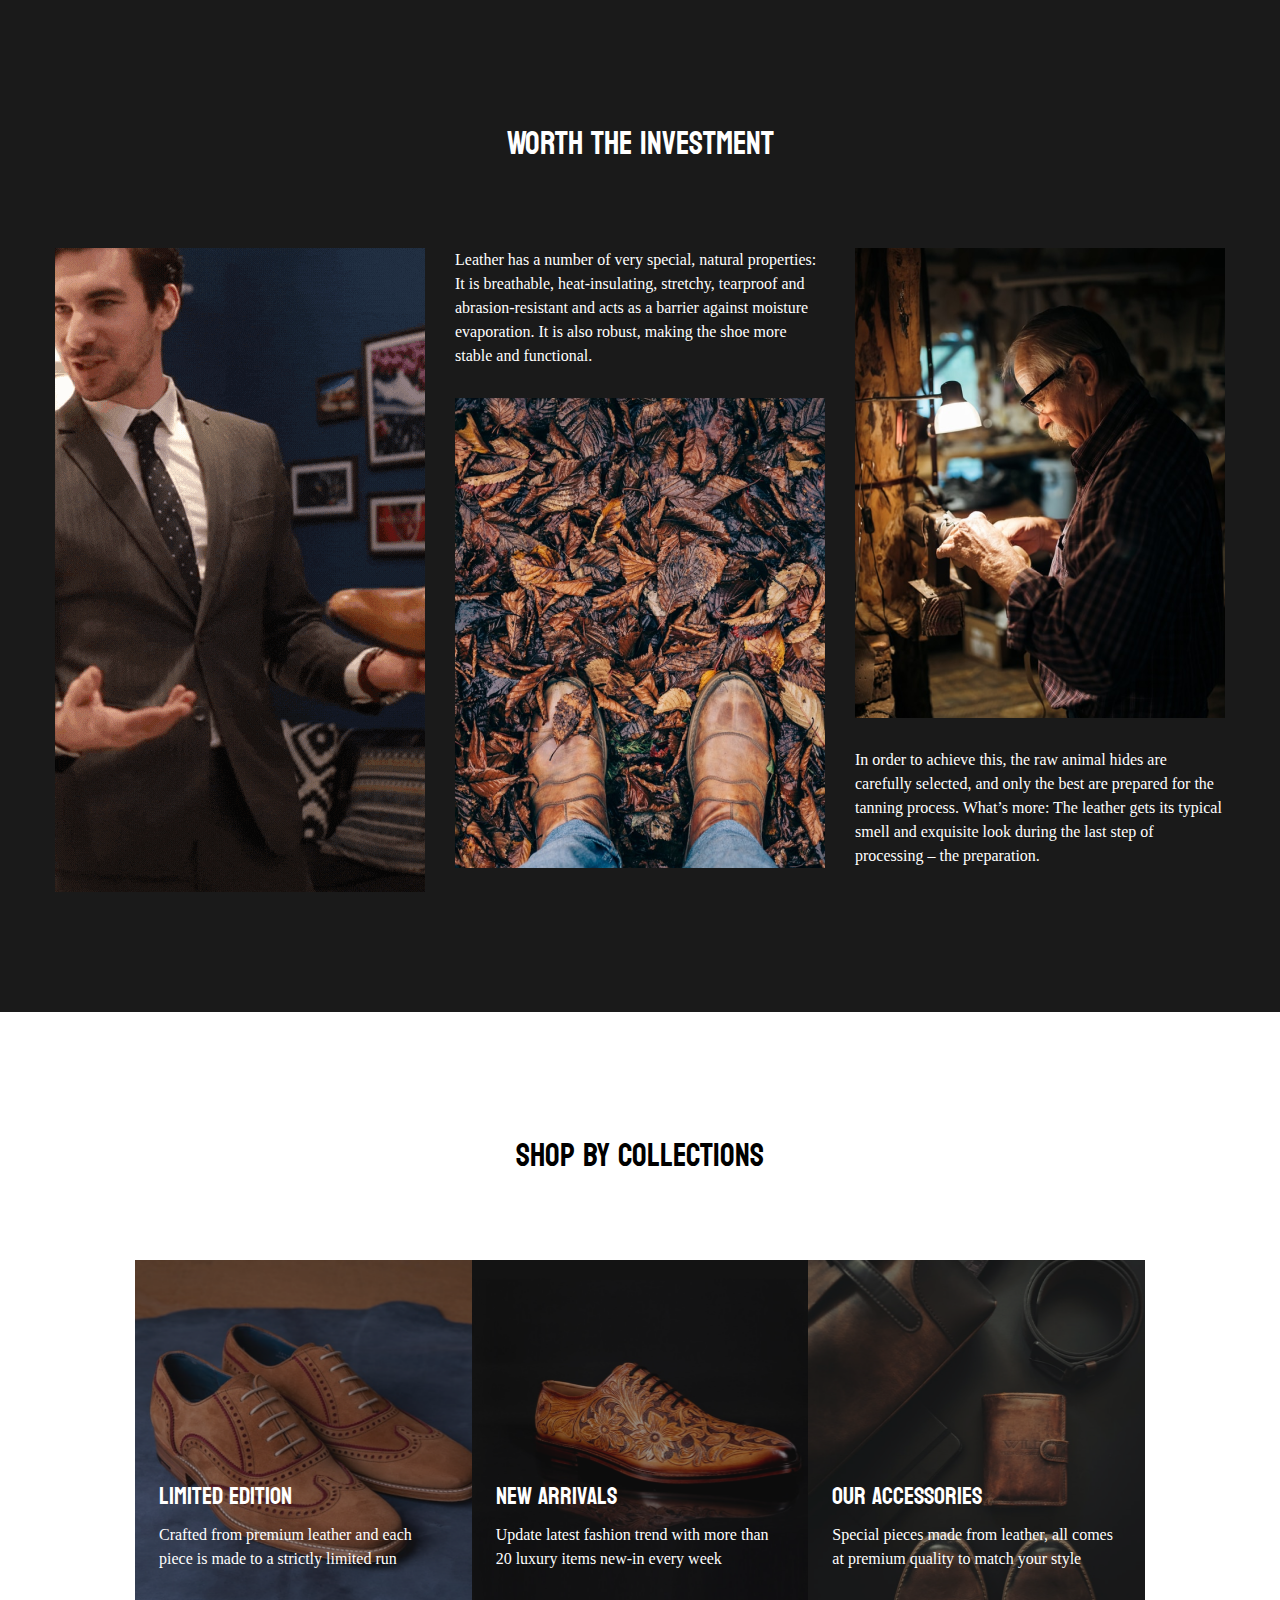
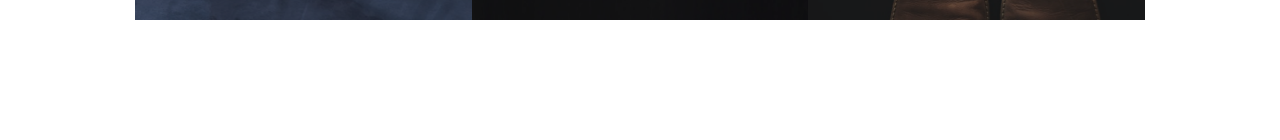
<file: shoes-store/investment/investment.html>
<!DOCTYPE html>
<html lang="en">
  <head>
    <meta charset="UTF-8" />
    <meta http-equiv="X-UA-Compatible" content="IE=edge" />
    <meta name="viewport" content="width=device-width, initial-scale=1.0" />
    <link href="./investment.css" rel="stylesheet" />
    <link rel="preconnect" href="https://fonts.googleapis.com" />
    <link rel="preconnect" href="https://fonts.gstatic.com" crossorigin />
    <link
      href="https://fonts.googleapis.com/css2?family=Koulen&family=Source+Sans+Pro:ital,wght@0,300;0,400;1,400&display=swap"
      rel="stylesheet"
    />
    <title>Shoes Store</title>
  </head>
  <body>
    <div class="investment-container container">
      <div class="title-header text-white">Worth The Investment</div>
      <div class="investment-content">
        <img
          class="investment-content-item-image"
          src="../image/investment/investment-1.png"
        />
        <div class="investment-content-item-1">
          <div class="investment-content-item-text text-white">
            Leather has a number of very special, natural properties: It is
            breathable, heat-insulating, stretchy, tearproof and
            abrasion-resistant and acts as a barrier against moisture
            evaporation. It is also robust, making the shoe more stable and
            functional.
          </div>
          <img
            class="investment-content-item-image pad-top"
            src="../image/investment/investment-2.png"
          />
        </div>
        <div class="investment-content-item-1 fl-revers">
          <div class="investment-content-item-text text-white">
            In order to achieve this, the raw animal hides are carefully
            selected, and only the best are prepared for the tanning process.
            What’s more: The leather gets its typical smell and exquisite look
            during the last step of processing – the preparation.
          </div>
          <img
            class="investment-content-item-image"
            src="../image/investment/investment-3.png"
          />
        </div>
      </div>
    </div>

    <div class="collections-container">
      <div class="title-header">Shop by collections</div>
      <div class="collections-content">
        <div class="collections-content-item item1 text-white">
          <div class="collections-item-i">
            <div class="collections-content-item-title">Limited Edition</div>
            <div class="collections-content-item-content">
              Crafted from premium leather and each piece is made to a strictly
              limited run
            </div>
          </div>
        </div>

        <div class="collections-content-item text-white item2">
          <div class="collections-item-i">
            <div class="collections-content-item-title">New Arrivals</div>
            <div class="collections-content-item-content">
              Update latest fashion trend with more than 20 luxury items new-in
              every week
            </div>
          </div>
        </div>

        <div class="collections-content-item text-white item3">
          <div class="collections-item-i">
            <div class="collections-content-item-title">Our Accessories</div>
            <div class="collections-content-item-content">
              Special pieces made from leather, all comes at premium quality to
              match your style
            </div>
          </div>
        </div>
      </div>
    </div>
  </body>
</html>
</file>
<file: shoes-store/investment/investment.css>
* {
  font-family: "IBM Plex Serif";
  font-style: normal;
  font-size: 16px;
  line-height: 150%;
  padding: 0;
  margin: 0;
}

.container {
  display: flex;
  flex-direction: column;
  align-items: center;
  padding: 120px 135px;
  gap: 80px;
  background: #1a1a1a;
}
.text-white {
  color: white;
}
.title-header {
  font-family: "Koulen";
  font-weight: 400;
  font-size: 32px;
  line-height: 150%;

  text-align: center;
}

.investment-content {
  display: flex;
  flex-direction: row;
  align-items: flex-start;
  gap: 30px;
  /* width: 1170px;
  height: 644px; */
}

.investment-content-item-1 {
  display: flex;
  flex-direction: column;
  align-items: flex-start;
  gap: 30px;
  font-size: 16px;
}

.fl-revers {
  display: flex;
  flex-direction: column-reverse;
}

@media only screen and (max-width: 600px) {
  .container {
    align-items: flex-start;
    padding: 80px 15px;
    gap: 40px;
  }

  .title-investment {
    text-align: left;
  }

  .investment-content {
    flex-direction: column;
  }
  .investment-content-item-image {
    width: 360px;
  }
}
/* collections---------- */
.collections-container {
  display: flex;
  flex-direction: column;
  align-items: center;
  padding: 120px 135px;
  gap: 80px;
}

.item1 {
  height: 360px;
  width: 100%;
  background-image: url("../image/collections/collections-01.png");
  background-size: cover;
  background-repeat: no-repeat;
  position: relative;
}

.item2 {
  height: 360px;
  width: 100%;
  background-image: url("../image/collections/collections-02.png");
  background-size: cover;
  background-repeat: no-repeat;
  position: relative;
}

.item3 {
  height: 360px;
  width: 100%;
  background-image: url("../image/collections/collections-03.png");
  background-size: cover;
  background-repeat: no-repeat;
  position: relative;
}
.collections-content {
  display: flex;
  flex-direction: row;
  align-items: flex-start;
  padding: 0;
}
.collections-content-item {
  display: flex;
  flex-direction: row;
  align-items: flex-start;
  padding: 0px;
  isolation: isolate;
}
.collections-content-item-content {
  /* left: 20px; */
}
.collections-item-i {
  display: flex;
  flex-direction: column;
  align-items: flex-start;
  padding: 0px 24px 24px;
  left: 0px;
  margin-top: 65%;
  gap: 8px;
}

.collections-content-item-title {
  font-family: "Koulen";
  font-style: normal;
  font-weight: 400;
  font-size: 24px;
  line-height: 150%;
  /* position: absolute; */
  /* top: 60%; */
  left: 20px;
}

@media only screen and (max-width: 600px) {
  .collections-container {
    padding: 80px 15px;
    gap: 80px;
  }

  .collections-content {
    flex-direction: column;
    margin-top: 10px;
  }
}
</file>
